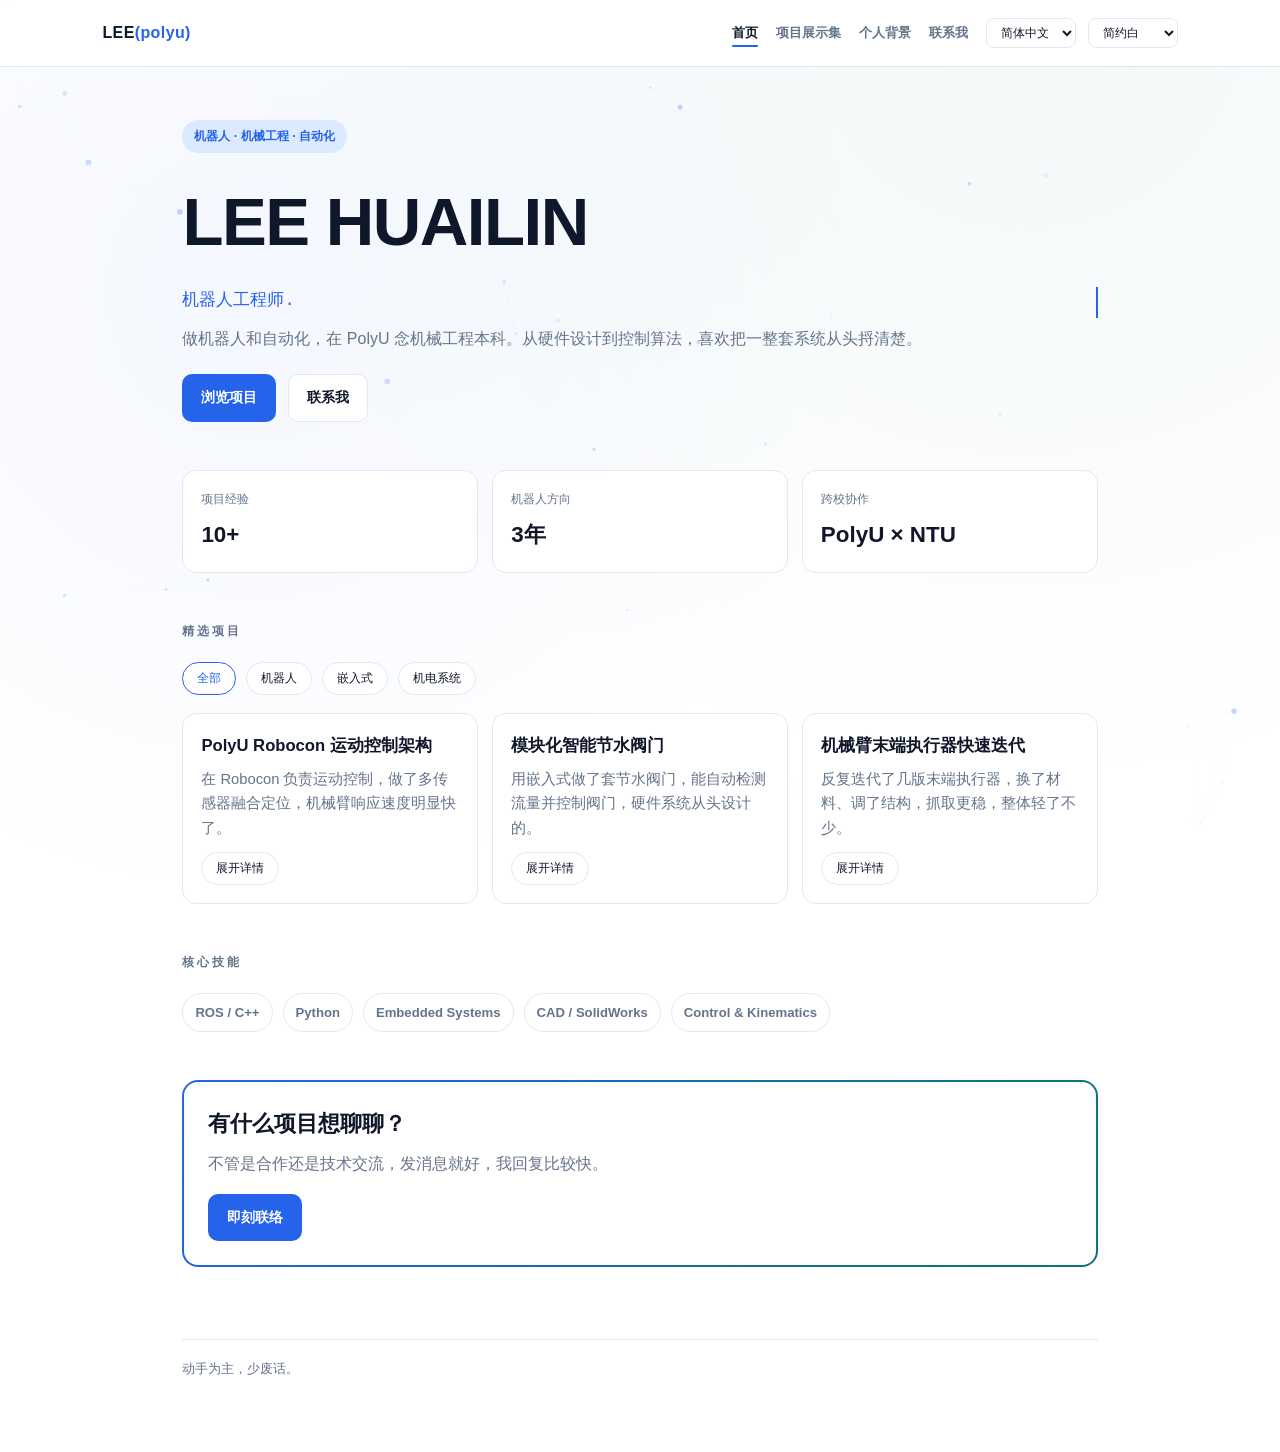
<file: index.html>
<!DOCTYPE html>
<html lang="zh-CN">
<head>
    <meta charset="UTF-8">
    <title>LEE | Portfolio</title>
    <link rel="stylesheet" href="style.css">
</head>
<body>
    <canvas id="bg-canvas"></canvas>
    <nav>
        <div class="logo">LEE<span>(polyu)</span></div>
        <div class="nav-right">
            <div class="nav-links">
                <a href="index.html" class="active" data-i18n="nav_home">首页</a>
                <a href="projects.html" data-i18n="nav_projects">项目展示集</a>
                <a href="background.html" data-i18n="nav_bg">个人背景</a>
                <a href="contact.html" data-i18n="nav_contact">联系我</a>
            </div>
            <div class="lang-selector">
                <select id="lang-select" onchange="setLanguage(this.value)">
                    <option value="zh">简体中文</option>
                    <option value="zht">繁體中文</option>
                    <option value="en">English</option>
                </select>
            </div>
        </div>
    </nav>

    <main class="container home">
        <section class="hero reveal">
            <p class="eyebrow" data-i18n="hero_badge">机器人 · 机械 · 自动化</p>
            <h1>LEE HUAILIN</h1>
            <p id="typewriter" class="typewriter"></p>
            <p class="hero-desc" data-i18n="hero_desc">
                聚焦机器人控制与工程落地，从机械结构到软件系统，持续打造高可用、可维护、可扩展的自动化方案。
            </p>
            <div class="hero-actions">
                <a href="projects.html" class="btn btn-primary" data-i18n="view_works">浏览项目</a>
                <a href="contact.html" class="btn btn-ghost" data-i18n="hero_contact">联系我</a>
            </div>
        </section>

        <section class="stats reveal">
            <div class="stat-card">
                <small data-i18n="stat_1_label">项目经验</small>
                <strong data-i18n="stat_1_value">10+</strong>
            </div>
            <div class="stat-card">
                <small data-i18n="stat_2_label">机器人方向</small>
                <strong data-i18n="stat_2_value">3年</strong>
            </div>
            <div class="stat-card">
                <small data-i18n="stat_3_label">跨校协作</small>
                <strong data-i18n="stat_3_value">PolyU × NTU</strong>
            </div>
        </section>

        <section class="reveal">
            <h2 class="section-title" data-i18n="home_projects_title">精选项目</h2>
            <div class="filters">
                <button class="filter-btn active" data-filter="all" data-i18n="filter_all">全部</button>
                <button class="filter-btn" data-filter="robotics" data-i18n="filter_robotics">机器人</button>
                <button class="filter-btn" data-filter="embedded" data-i18n="filter_embedded">嵌入式</button>
                <button class="filter-btn" data-filter="mechatronics" data-i18n="filter_mechatronics">机电系统</button>
            </div>
            <div class="project-grid">
                <article class="project-card" data-category="robotics">
                    <h3 data-i18n="p1_title">PolyU Robocon 运动控制架构</h3>
                    <p data-i18n="p1_desc">主导运动控制架构设计。实现多传感器融合定位，提升机械臂响应速度。</p>
                    <button class="mini-btn detail-toggle" data-i18n="show_more">展开详情</button>
                    <div class="project-extra" data-i18n="p1_more">负责路径规划联调、运动学参数标定与赛场容错策略设计。</div>
                </article>
                <article class="project-card" data-category="embedded">
                    <h3 data-i18n="p2_title">模块化智能节水阀门</h3>
                    <p data-i18n="p2_desc">基于嵌入式开发。设计了集流量监测与自动控制于一体的硬件系统。</p>
                    <button class="mini-btn detail-toggle" data-i18n="show_more">展开详情</button>
                    <div class="project-extra" data-i18n="p2_more">完成传感器采样、阀门控制策略和低功耗通信逻辑的闭环验证。</div>
                </article>
                <article class="project-card" data-category="mechatronics">
                    <h3 data-i18n="p3_title">机械臂末端执行器快速迭代</h3>
                    <p data-i18n="p3_desc">通过结构优化与材料替换，降低重量并提升抓取稳定性。</p>
                    <button class="mini-btn detail-toggle" data-i18n="show_more">展开详情</button>
                    <div class="project-extra" data-i18n="p3_more">结合仿真和实测数据，缩短原型迭代周期并提升装配效率。</div>
                </article>
            </div>
        </section>

        <section class="reveal">
            <h2 class="section-title" data-i18n="skills_title">核心技能</h2>
            <div class="chips">
                <span>ROS / C++</span>
                <span>Python</span>
                <span>Embedded Systems</span>
                <span>CAD / SolidWorks</span>
                <span>Control & Kinematics</span>
            </div>
        </section>

        <section class="cta reveal">
            <h2 data-i18n="cta_title">寻找项目合作或技术交流？</h2>
            <p data-i18n="cta_desc">欢迎联系我，我可以快速参与从方案设计到工程实现的完整流程。</p>
            <a href="contact.html" class="btn btn-primary" data-i18n="contact_title">即刻联络</a>
        </section>
    </main>

    <button class="floating-top" id="to-top" title="返回顶部" aria-label="返回顶部" type="button">
        ↑
    </button>

    <div class="container" style="padding-top: 0;">
        <div class="footer-note" data-i18n="footer_note">简洁表达，工程优先。</div>
    </div>

    <script src="main.js"></script>
</body>
</html>
</file>
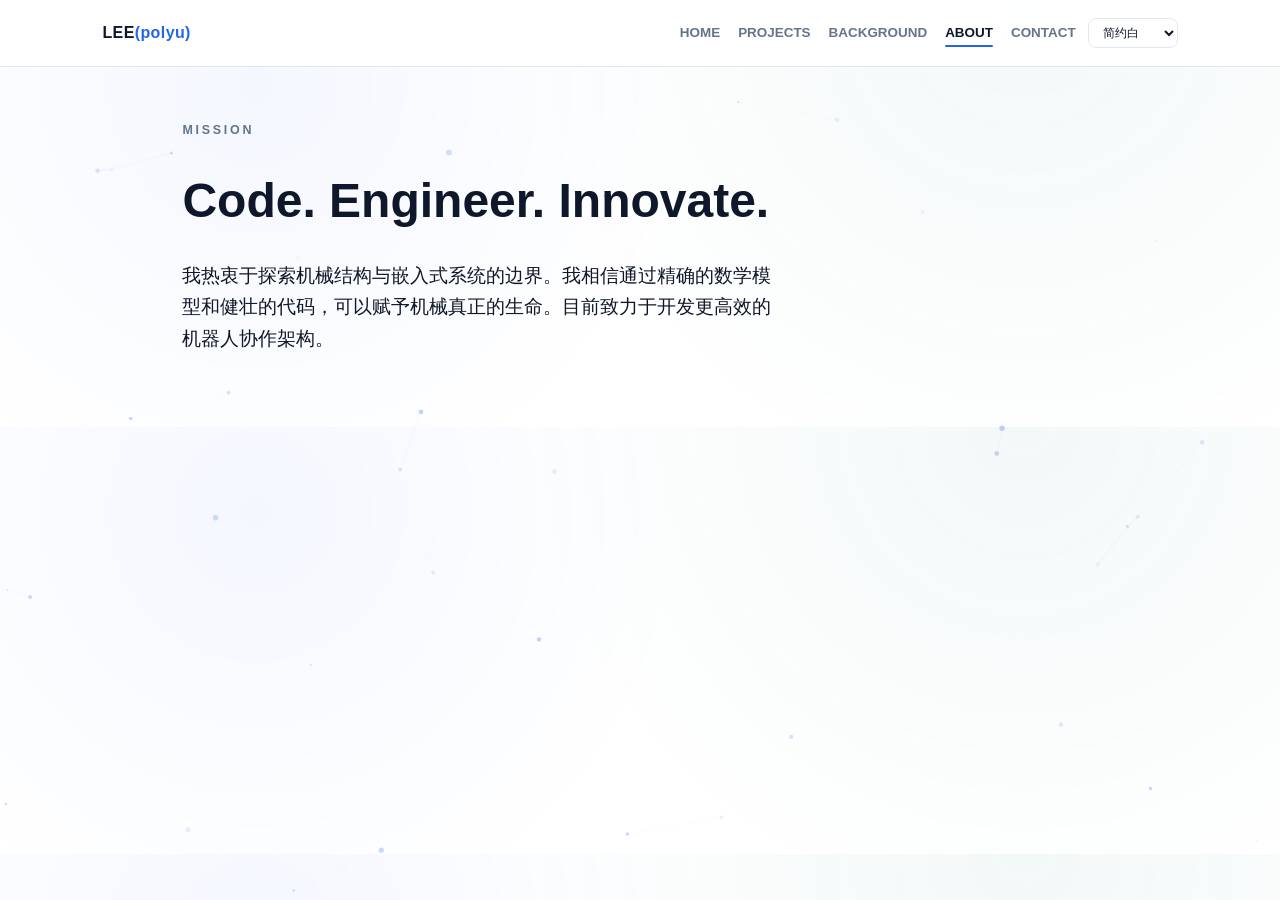
<file: about.html>
<!DOCTYPE html>
<html lang="zh-CN">
<head>
    <meta charset="UTF-8">
    <title>About | Lee</title>
    <link rel="stylesheet" href="style.css">
</head>
<body>
    <canvas id="bg-canvas"></canvas>
    <nav>
        <div class="logo">LEE<span>(polyu)</span></div>
        <div class="nav-links">
            <a href="index.html">HOME</a>
            <a href="projects.html">PROJECTS</a>
            <a href="background.html">BACKGROUND</a>
            <a href="about.html" class="active">ABOUT</a>
            <a href="contact.html">CONTACT</a>
        </div>
    </nav>
    <div class="container">
        <h2 class="section-title">MISSION</h2>
        <h1 style="font-size: 3rem; margin-bottom: 20px;">Code. Engineer. Innovate.</h1>
        <p style="font-size: 1.2rem; color: var(--dim); max-width: 600px;">
            我热衷于探索机械结构与嵌入式系统的边界。我相信通过精确的数学模型和健壮的代码，可以赋予机械真正的生命。目前致力于开发更高效的机器人协作架构。
        </p>
    </div>
    <script src="main.js"></script>
</body>
</html>
</file>
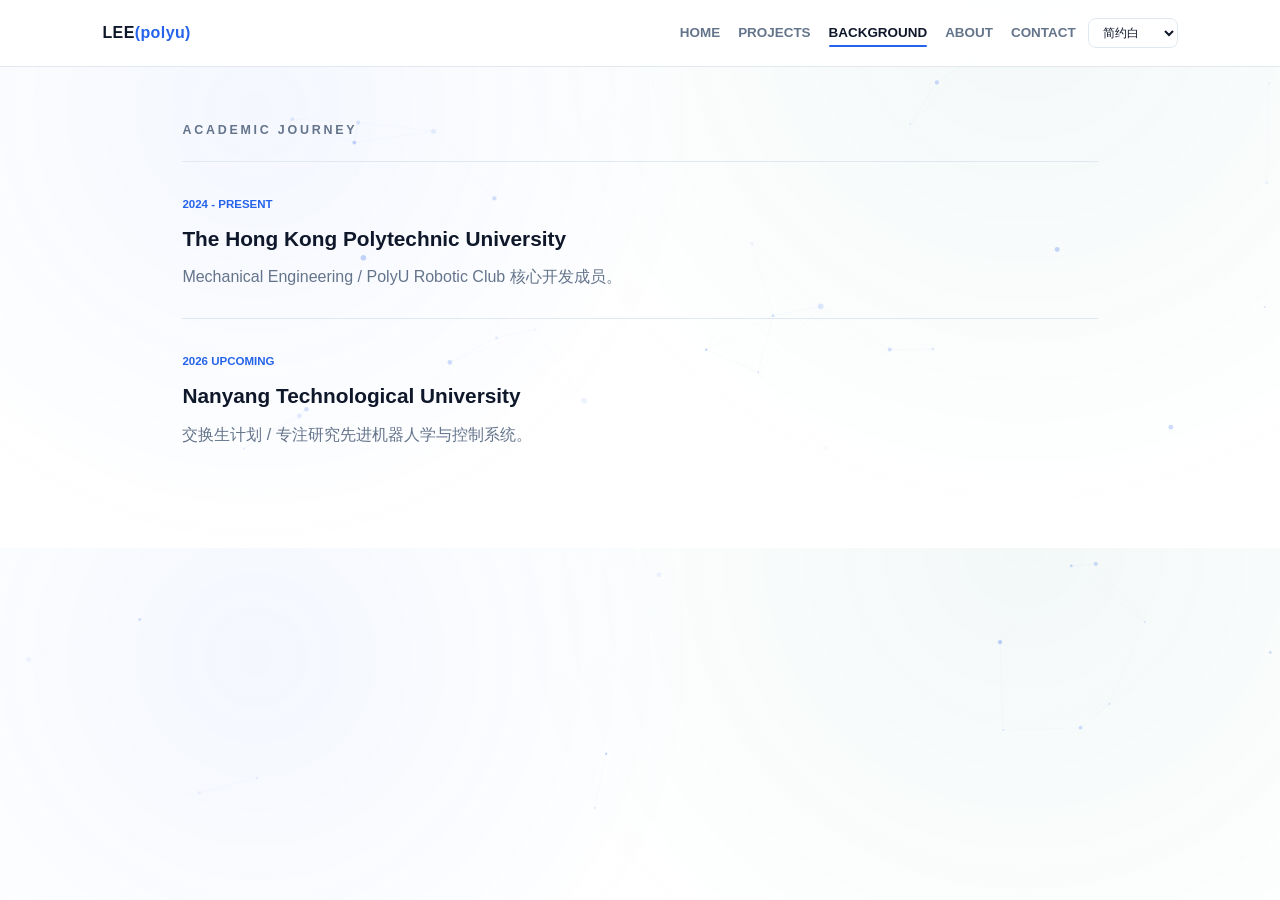
<file: background.html>
<!DOCTYPE html>
<html lang="zh-CN">
<head>
    <meta charset="UTF-8">
    <title>Background | Lee</title>
    <link rel="stylesheet" href="style.css">
</head>
<body>
    <canvas id="bg-canvas"></canvas>
    <nav>
        <div class="logo">LEE<span>(polyu)</span></div>
        <div class="nav-links">
            <a href="index.html">HOME</a>
            <a href="projects.html">PROJECTS</a>
            <a href="background.html" class="active">BACKGROUND</a>
            <a href="about.html">ABOUT</a>
            <a href="contact.html">CONTACT</a>
        </div>
    </nav>
    <div class="container">
        <h2 class="section-title">ACADEMIC JOURNEY</h2>
        <div class="item-row">
            <div class="item-tag">2024 - PRESENT</div>
            <h3>The Hong Kong Polytechnic University</h3>
            <p>Mechanical Engineering / PolyU Robotic Club 核心开发成员。</p>
        </div>
        <div class="item-row">
            <div class="item-tag">2026 UPCOMING</div>
            <h3>Nanyang Technological University</h3>
            <p>交换生计划 / 专注研究先进机器人学与控制系统。</p>
        </div>
    </div>
    <script src="main.js"></script>
</body>
</html>
</file>
<file: style.css>
:root {
    --bg: #ffffff;
    --card: #ffffff;
    --fg: #0f172a;
    --muted: #64748b;
    --line: #e2e8f0;
    --primary: #2563eb;
    --primary-soft: #dbeafe;
    --metal: #94a3b8;
    --machine: #0f766e;
    --nav-bg: rgba(255, 255, 255, 0.92);
    --body-overlay: radial-gradient(circle at 20% 20%, rgba(37, 99, 235, 0.05), transparent 40%),
                    radial-gradient(circle at 80% 0, rgba(15, 118, 110, 0.05), transparent 45%);
}

* {
    margin: 0;
    padding: 0;
    box-sizing: border-box;
}

body {
    background: var(--body-overlay), var(--bg);
    color: var(--fg);
    font-family: -apple-system, BlinkMacSystemFont, "Segoe UI", "PingFang SC", "Microsoft YaHei", sans-serif;
    overflow-x: hidden;
    line-height: 1.65;
    transition: background 0.35s ease, color 0.25s ease;
}

body.theme-light {
    --bg: #ffffff;
    --card: #ffffff;
    --fg: #0f172a;
    --muted: #64748b;
    --line: #e2e8f0;
    --primary: #2563eb;
    --primary-soft: #dbeafe;
    --metal: #94a3b8;
    --machine: #0f766e;
    --nav-bg: rgba(255, 255, 255, 0.92);
    --body-overlay: radial-gradient(circle at 20% 20%, rgba(37, 99, 235, 0.05), transparent 40%),
                    radial-gradient(circle at 80% 0, rgba(15, 118, 110, 0.05), transparent 45%);
}

body.theme-dark {
    --bg: #070b14;
    --card: #111827;
    --fg: #e2e8f0;
    --muted: #94a3b8;
    --line: #1f2937;
    --primary: #38bdf8;
    --primary-soft: #082f49;
    --metal: #334155;
    --machine: #14b8a6;
    --nav-bg: rgba(7, 11, 20, 0.86);
    --body-overlay: radial-gradient(circle at 15% 10%, rgba(56, 189, 248, 0.2), transparent 42%),
                    radial-gradient(circle at 85% 0, rgba(20, 184, 166, 0.16), transparent 40%);
}

body.theme-sunset {
    --bg: #fff7ed;
    --card: #fffbeb;
    --fg: #4c1d0b;
    --muted: #9a3412;
    --line: #fed7aa;
    --primary: #ea580c;
    --primary-soft: #ffedd5;
    --metal: #fdba74;
    --machine: #c2410c;
    --nav-bg: rgba(255, 247, 237, 0.9);
    --body-overlay: radial-gradient(circle at 15% 15%, rgba(251, 146, 60, 0.2), transparent 45%),
                    radial-gradient(circle at 80% 0, rgba(239, 68, 68, 0.14), transparent 40%);
}

body.contact-page {
    background-image:
        linear-gradient(rgba(148, 163, 184, 0.08) 1px, transparent 1px),
        linear-gradient(90deg, rgba(148, 163, 184, 0.08) 1px, transparent 1px);
    background-size: 24px 24px;
}

body.contact-page.contact-steel {
    --bg: #f1f5f9;
    --primary: #0f766e;
    --primary-soft: #ccfbf1;
    --line: #cbd5e1;
}

#bg-canvas {
    display: block;
    position: fixed;
    top: 0;
    left: 0;
    width: 100%;
    height: 100%;
    pointer-events: none;
    z-index: 0;
}

nav {
    display: flex;
    justify-content: space-between;
    align-items: center;
    padding: 18px 8%;
    position: fixed;
    top: 0;
    width: 100%;
    z-index: 1000;
    backdrop-filter: blur(10px);
    background: var(--nav-bg);
    border-bottom: 1px solid var(--line);
}

.logo {
    font-weight: 800;
    font-size: 1rem;
    letter-spacing: 0.4px;
}

.logo span {
    color: var(--primary);
}

.nav-right {
    display: flex;
    align-items: center;
}

.nav-links {
    display: flex;
    align-items: center;
}

.nav-links a {
    color: var(--muted);
    text-decoration: none;
    margin-left: 18px;
    font-size: 0.84rem;
    font-weight: 600;
    transition: color 0.2s ease;
    position: relative;
}

.nav-links a::after {
    content: '';
    position: absolute;
    bottom: -3px;
    left: 0;
    width: 0;
    height: 2px;
    background: var(--primary);
    border-radius: 999px;
    transition: width 0.25s ease;
}

.nav-links a:hover,
.nav-links a.active {
    color: var(--fg);
}

.nav-links a:hover::after,
.nav-links a.active::after {
    width: 100%;
}

.lang-selector {
    margin-left: 18px;
}

.theme-selector {
    margin-left: 12px;
}

.lang-selector select {
    background: var(--card);
    color: var(--fg);
    border: 1px solid var(--line);
    padding: 6px 10px;
    border-radius: 8px;
    font-size: 0.78rem;
    cursor: pointer;
    outline: none;
}

.theme-selector select {
    background: var(--card);
    color: var(--fg);
    border: 1px solid var(--line);
    padding: 6px 10px;
    border-radius: 8px;
    font-size: 0.78rem;
    cursor: pointer;
    outline: none;
}

.theme-selector select option {
    background: var(--card);
    color: var(--fg);
}

.lang-selector select option {
    background: var(--card);
    color: var(--fg);
}

.hamburger {
    display: none;
    background: none;
    border: 1px solid var(--line);
    border-radius: 8px;
    padding: 6px 11px;
    cursor: pointer;
    color: var(--fg);
    font-size: 1.1rem;
    line-height: 1;
    align-items: center;
    transition: border-color 0.2s ease, color 0.2s ease;
}

.hamburger:hover {
    border-color: var(--primary);
    color: var(--primary);
}

.container {
    max-width: 1120px;
    margin: 0 auto;
    padding: 120px 8% 72px;
    position: relative;
    z-index: 1;
}

.section-title {
    font-size: 0.78rem;
    letter-spacing: 0.22em;
    color: var(--muted);
    margin-bottom: 20px;
    text-transform: uppercase;
}

.home {
    display: grid;
    gap: 48px;
}

.hero h1 {
    font-size: clamp(2.5rem, 8vw, 4.2rem);
    font-weight: 800;
    letter-spacing: -1.5px;
    margin-bottom: 10px;
}

.eyebrow {
    display: inline-block;
    margin-bottom: 14px;
    background: var(--primary-soft);
    color: var(--primary);
    border-radius: 999px;
    padding: 6px 12px;
    font-size: 0.78rem;
    font-weight: 700;
}

.typewriter {
    font-size: 1.06rem;
    font-family: ui-monospace, SFMono-Regular, Menlo, Consolas, monospace;
    min-height: 1.8em;
    color: var(--primary);
}

.hero-desc {
    max-width: 760px;
    color: var(--muted);
    margin: 8px 0 22px;
}

.hero-actions {
    display: flex;
    gap: 12px;
    flex-wrap: wrap;
}

.btn {
    text-decoration: none;
    border-radius: 10px;
    padding: 11px 18px;
    font-weight: 700;
    font-size: 0.88rem;
    border: 1px solid transparent;
    transition: transform 0.18s ease, box-shadow 0.18s ease, filter 0.18s ease, border-color 0.18s ease, color 0.18s ease;
    display: inline-block;
}

.btn-primary {
    background: var(--primary);
    color: #fff;
}

.btn-primary:hover {
    filter: brightness(1.1);
    transform: translateY(-1px);
    box-shadow: 0 4px 14px rgba(37, 99, 235, 0.3);
}

.btn-ghost {
    background: var(--card);
    color: var(--fg);
    border-color: var(--line);
}

.btn-ghost:hover {
    border-color: var(--primary);
    color: var(--primary);
    transform: translateY(-1px);
}

.stats {
    display: grid;
    grid-template-columns: repeat(3, 1fr);
    gap: 14px;
}

.stat-card {
    background: var(--card);
    border: 1px solid var(--line);
    border-radius: 14px;
    padding: 18px;
    transition: border-color 0.2s ease, box-shadow 0.25s ease, transform 0.25s ease;
}

.stat-card:hover {
    border-color: var(--primary);
    box-shadow: 0 8px 28px rgba(37, 99, 235, 0.12), 0 2px 8px rgba(0, 0, 0, 0.06);
    transform: translateY(-4px);
}

.stat-card small {
    display: block;
    color: var(--muted);
    font-size: 0.78rem;
    margin-bottom: 8px;
}

.stat-card strong {
    font-size: 1.4rem;
    font-weight: 800;
    display: inline-block;
}

.filters {
    display: flex;
    flex-wrap: wrap;
    gap: 10px;
    margin-bottom: 18px;
}

.filter-btn,
.mini-btn {
    background: var(--card);
    border: 1px solid var(--line);
    color: var(--fg);
    border-radius: 999px;
    padding: 7px 14px;
    font-size: 0.78rem;
    cursor: pointer;
    transition: 0.2s ease;
}

.filter-btn.active,
.filter-btn:hover,
.mini-btn:hover {
    border-color: var(--primary);
    color: var(--primary);
}

.project-grid {
    display: grid;
    grid-template-columns: repeat(3, 1fr);
    gap: 14px;
}

.project-card {
    background: var(--card);
    border: 1px solid var(--line);
    border-radius: 14px;
    padding: 18px;
    transition: border-color 0.25s ease, box-shadow 0.25s ease, transform 0.25s ease;
}

.project-card:hover {
    border-color: var(--primary);
    box-shadow: 0 8px 28px rgba(37, 99, 235, 0.12), 0 2px 8px rgba(0, 0, 0, 0.06);
    transform: translateY(-4px);
}

.project-card h3 {
    font-size: 1.04rem;
    margin-bottom: 8px;
}

.project-card p {
    color: var(--muted);
    font-size: 0.92rem;
    margin-bottom: 12px;
}

.project-extra {
    color: var(--muted);
    font-size: 0.87rem;
    border-top: 1px dashed var(--line);
    margin-top: 10px;
    padding-top: 10px;
    display: none;
}

.project-extra.open {
    display: block;
}

.chips {
    display: flex;
    flex-wrap: wrap;
    gap: 10px;
}

.chips span {
    background: var(--card);
    border: 1px solid var(--line);
    color: var(--muted);
    border-radius: 999px;
    padding: 8px 12px;
    font-size: 0.82rem;
    font-weight: 600;
    transition: background 0.22s ease, border-color 0.22s ease, color 0.22s ease, transform 0.22s ease, box-shadow 0.22s ease;
    cursor: default;
}

.chips span:hover {
    background: var(--primary-soft);
    border-color: var(--primary);
    color: var(--primary);
    transform: translateY(-2px);
    box-shadow: 0 4px 12px rgba(37, 99, 235, 0.12);
}

.cta {
    background: linear-gradient(var(--card), var(--card)) padding-box,
                linear-gradient(135deg, var(--primary), var(--machine), var(--primary)) border-box;
    background-size: auto, 200% auto;
    border: 2px solid transparent;
    border-radius: 16px;
    padding: 24px;
    animation: ctaBorder 5s linear infinite;
}

@keyframes ctaBorder {
    0%   { background-position: auto, 0% center; }
    100% { background-position: auto, 200% center; }
}

.cta h2 {
    font-size: 1.4rem;
    margin-bottom: 8px;
}

.cta p {
    color: var(--muted);
    margin-bottom: 16px;
}

.floating-top {
    position: fixed;
    right: 20px;
    bottom: 20px;
    width: 42px;
    height: 42px;
    border-radius: 999px;
    border: 1px solid var(--line);
    background: var(--card);
    color: var(--fg);
    display: grid;
    place-items: center;
    cursor: pointer;
    opacity: 0;
    pointer-events: none;
    transform: translateY(6px);
    transition: opacity 0.2s ease, transform 0.2s ease, background 0.2s ease, color 0.2s ease, border-color 0.2s ease, box-shadow 0.2s ease;
    z-index: 999;
}

.floating-top.show {
    opacity: 1;
    pointer-events: auto;
    transform: translateY(0);
}

.floating-top:hover {
    background: var(--primary);
    color: #fff;
    border-color: var(--primary);
    transform: translateY(-2px);
    box-shadow: 0 4px 14px rgba(37, 99, 235, 0.3);
}

.footer-note {
    color: var(--muted);
    font-size: 0.82rem;
    border-top: 1px solid var(--line);
    padding-top: 18px;
}

.viewer-wrap {
    height: 420px;
    background: #fff;
    border-radius: 16px;
    border: 1px solid var(--line);
    overflow: hidden;
    margin-bottom: 30px;
}

model-viewer {
    width: 100%;
    height: 100%;
}

.item-row {
    border-top: 1px solid var(--line);
    padding: 28px 0;
}

.item-tag {
    color: var(--primary);
    font-size: 0.72rem;
    font-weight: 700;
    margin-bottom: 8px;
    display: inline-block;
}

.item-row h3 {
    font-size: 1.3rem;
    margin-bottom: 8px;
}

.item-row p {
    color: var(--muted);
    max-width: 760px;
}

.c-grid {
    display: grid;
    grid-template-columns: 1fr 1fr;
    gap: 26px;
}

.c-box {
    background: var(--card);
    border: 1px solid var(--line);
    border-radius: 14px;
    padding: 18px;
    box-shadow: inset 0 0 0 1px rgba(148, 163, 184, 0.18);
    transition: border-color 0.2s ease, box-shadow 0.2s ease;
}

.c-box:hover {
    border-color: var(--primary);
    box-shadow: 0 4px 16px rgba(0, 0, 0, 0.07);
}

.c-box small {
    display: block;
    color: var(--muted);
    font-size: 0.72rem;
    margin-bottom: 8px;
    text-transform: uppercase;
}

.c-box span,
.c-box a {
    font-size: 1.05rem;
    color: var(--fg);
    text-decoration: none;
    word-break: break-all;
}

.contact-shell {
    display: grid;
    grid-template-columns: 1.4fr 1fr;
    gap: 22px;
}

.contact-line {
    display: flex;
    justify-content: space-between;
    gap: 12px;
    align-items: center;
}

.copy-btn {
    border: 1px solid var(--line);
    background: var(--card);
    color: var(--muted);
    border-radius: 999px;
    padding: 5px 12px;
    font-size: 0.74rem;
    font-weight: 700;
    cursor: pointer;
    transition: 0.2s ease;
    white-space: nowrap;
}

.copy-btn:hover {
    border-color: var(--primary);
    color: var(--primary);
}

.maker-panel {
    border: 1px solid var(--line);
    border-radius: 16px;
    background: var(--card);
    padding: 20px;
}

.maker-panel h3 {
    font-size: 1.08rem;
    margin-bottom: 8px;
    letter-spacing: 0.02em;
}

.maker-panel p {
    color: var(--muted);
    font-size: 0.9rem;
}

.console-actions {
    display: flex;
    gap: 10px;
    margin: 14px 0 18px;
    flex-wrap: wrap;
}

.signal-group {
    display: grid;
    gap: 12px;
}

.signal-item span {
    display: inline-block;
    font-size: 0.78rem;
    color: var(--muted);
    margin-bottom: 4px;
}

.signal-bar {
    height: 10px;
    border-radius: 999px;
    border: 1px solid var(--line);
    overflow: hidden;
    background: var(--card);
}

.signal-bar i {
    display: block;
    height: 100%;
    width: 0;
    background: linear-gradient(90deg, var(--primary), var(--machine));
    transition: width 0.45s ease;
}

.console-status {
    margin-top: 16px;
    font-size: 0.78rem;
    color: var(--muted);
    border-top: 1px dashed var(--line);
    padding-top: 12px;
}

.reveal {
    opacity: 0;
    transform: translateY(14px);
    transition: opacity 0.35s ease, transform 0.35s ease;
}

.reveal.visible {
    opacity: 1;
    transform: translateY(0);
}

@media (max-width: 980px) {
    .project-grid {
        grid-template-columns: 1fr 1fr;
    }
}

@media (max-width: 760px) {
    .hamburger {
        display: flex;
    }

    .lang-selector,
    .theme-selector {
        display: none;
    }

    .nav-right {
        position: static;
    }

    .nav-links {
        display: none;
        position: absolute;
        top: 100%;
        left: 0;
        right: 0;
        background: var(--nav-bg);
        backdrop-filter: blur(10px);
        border-bottom: 1px solid var(--line);
        flex-direction: column;
        padding: 10px 8%;
        gap: 0;
        z-index: 999;
    }

    .nav-links.open {
        display: flex;
    }

    .nav-links a {
        margin-left: 0;
        padding: 12px 0;
        border-bottom: 1px solid var(--line);
        font-size: 0.9rem;
    }

    .nav-links a:last-child {
        border-bottom: none;
    }

    .project-grid {
        grid-template-columns: 1fr;
    }

    .stats {
        grid-template-columns: 1fr 1fr;
    }

    .c-grid {
        grid-template-columns: 1fr;
    }

    .contact-shell {
        grid-template-columns: 1fr;
    }

    .container {
        padding-top: 104px;
    }
}

@media (max-width: 480px) {
    .stats {
        grid-template-columns: 1fr;
    }

    nav {
        padding: 14px 5%;
    }

    .container {
        padding-left: 5%;
        padding-right: 5%;
    }
}

/* ── Scroll progress bar ── */
.scroll-progress {
    position: fixed;
    top: 0;
    left: 0;
    height: 3px;
    background: linear-gradient(90deg, var(--primary), var(--machine));
    border-radius: 0 2px 2px 0;
    z-index: 2000;
    transition: width 0.08s linear;
}

/* ── Hero gradient text animation ── */
.hero h1 {
    background: linear-gradient(135deg, var(--fg) 30%, var(--primary) 65%, var(--machine) 100%);
    -webkit-background-clip: text;
    -webkit-text-fill-color: transparent;
    background-clip: text;
    background-size: 200% auto;
    animation: gradientText 6s ease-in-out infinite alternate;
}

@keyframes gradientText {
    0%   { background-position: 0% center; }
    100% { background-position: 100% center; }
}

/* ── Eyebrow badge glow pulse ── */
.eyebrow {
    animation: badgePulse 3.5s ease-in-out infinite;
}

@keyframes badgePulse {
    0%, 100% { box-shadow: 0 0 0 0 rgba(37, 99, 235, 0.25); }
    50%       { box-shadow: 0 0 0 7px rgba(37, 99, 235, 0); }
}

/* ── Staggered entrance for stat cards when parent is visible ── */
.stats.visible .stat-card {
    animation: cardSlideIn 0.5s ease both;
}

.stats.visible .stat-card:nth-child(1) { animation-delay: 0.05s; }
.stats.visible .stat-card:nth-child(2) { animation-delay: 0.15s; }
.stats.visible .stat-card:nth-child(3) { animation-delay: 0.25s; }

/* ── Staggered entrance for project cards when parent is visible ── */
.project-grid.visible .project-card {
    animation: cardSlideIn 0.5s ease both;
}

.project-grid.visible .project-card:nth-child(1) { animation-delay: 0.05s; }
.project-grid.visible .project-card:nth-child(2) { animation-delay: 0.15s; }
.project-grid.visible .project-card:nth-child(3) { animation-delay: 0.25s; }

@keyframes cardSlideIn {
    from { opacity: 0; transform: translateY(20px); }
    to   { opacity: 1; transform: translateY(0); }
}

/* ── Typewriter cursor blink ── */
.typewriter {
    border-right: 2px solid var(--primary);
    animation: cursorBlink 0.9s step-end infinite;
}

@keyframes cursorBlink {
    0%, 100% { border-color: var(--primary); }
    50%       { border-color: transparent; }
}
</file>
